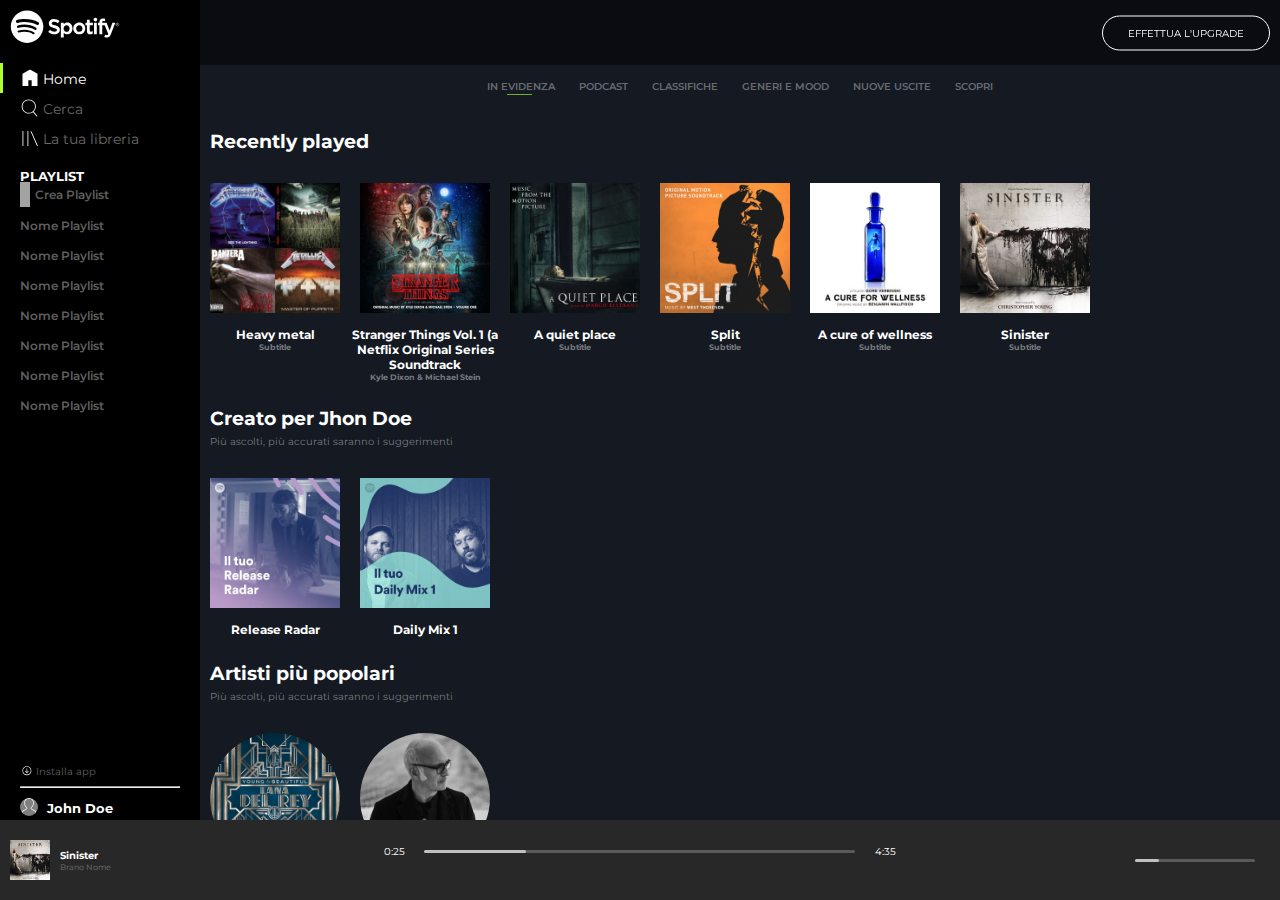
<file: index.html>
<!DOCTYPE html>
<html lang="en">
    <head>
        <meta charset="UTF-8">
        <meta http-equiv="X-UA-Compatible" content="IE=edge">
        <meta name="viewport" content="width=device-width, initial-scale=1.0">
        <link rel="stylesheet" href="https://cdnjs.cloudflare.com/ajax/libs/font-awesome/5.15.3/css/all.min.css" integrity="sha512-iBBXm8fW90+nuLcSKlbmrPcLa0OT92xO1BIsZ+ywDWZCvqsWgccV3gFoRBv0z+8dLJgyAHIhR35VZc2oM/gI1w==" crossorigin="anonymous" />
        <link rel="preconnect" href="https://fonts.gstatic.com">
        <link href="https://fonts.googleapis.com/css2?family=Montserrat:wght@300;400;500;600;700&display=swap" rel="stylesheet"> 
        <link rel="stylesheet" href="css/style.css">
        <title>Document</title>
    </head>
    <body>

        <!-- barra trasparente superiore -->
        <header>

        </header>
        <!-- /barra trasparente superiore -->

        <!-- Contenuto principale -->
        <main>
            <!-- Menu a sinistra -->
            <section id="left_col">
                <img src="img/logo.svg" alt="Logo" class="logo">
                <img src="img/logo-small.svg" alt="Small logo" class="small_logo">
                <div id="vertical_menu">
                    <a href="#">
                        <img src="img/home.svg" alt="House icon">
                        <span>Home</span>
                    </a>
                    <a href="#">
                        <img src="img/search.svg" alt="Serching icon">
                        <span>Cerca</span>
                    </a>     
                    <a href="#">
                        <img src="img/libreria.svg" alt="Libreria icon">
                        <span>La tua libreria</span>
                    </a>
                </div>
                <div id="playlist">
                    <h5>Playlist</h5>
                    <a href="#">
                        <i class="fas fa-plus"></i>
                        <span>Crea Playlist</span>
                    </a>
                    <ul>
                        <li>
                            <a href="#">Nome Playlist</a>
                        </li>
                        <li>
                            <a href="#">Nome Playlist</a>
                        </li>
                        <li>
                            <a href="#">Nome Playlist</a>
                        </li>
                        <li>
                            <a href="#">Nome Playlist</a>
                        </li>
                        <li>
                            <a href="#">Nome Playlist</a>
                        </li>
                        <li>
                            <a href="#">Nome Playlist</a>
                        </li>
                        <li>
                            <a href="#">Nome Playlist</a>
                        </li>
                    </ul>
                </div>
                <div id="account">
                    <a href="#">
                        <img src="img/download.svg" alt="download icon">
                        <span  class="download">Installa app</span>
                    </a>

                    <hr>

                    <div class="account_details">
                        <img src="img/profile.svg" alt="Proflie picture">
                        <h5>John Doe</h5>
                    </div>
                </div>
            </section>
            <!-- /Menu a sinistra -->
            
            <!-- contenuto principale a destra -->
            <section id="right_col">
                <div class="upgrade">
                    <h2 class="btn">Effettua l'upgrade</h2>
                </div>
                <!-- menu inline -->
                <nav class="navigation_menu">
                    <ul class="menu_inline"> 
                        <li>
                            <a href="#">In evidenza
                                <div class="color_green"></div>
                            </a>
                        </li>
                        <li>
                            <a href="#">Podcast</a>
                        </li>
                        <li>
                            <a href="#">Classifiche</a>
                        </li>
                        <li>
                            <a href="#">Generi e Mood</a>
                        </li>
                        <li>
                            <a href="#">Nuove uscite</a>
                        </li>
                        <li>
                            <a href="#">Scopri</a>
                        </li>
                    </ul>
                </nav>
                <!-- /menu inline -->

                <!-- ascoltate di recente -->
                <div class="section_title">
                    <h3>Recently played</h3>
                </div>
                <div id="played">
                    <div class="album">
                        <div class="album_picture">
                            <img src="img/metal_lifting.jpg" alt="Metal lifting">
                            <div class="layover">
                                <i class="far fa-play-circle"></i>
                            </div>
                        </div>
                        <h4>Heavy metal</h4>
                        <h5>Subtitle</h5>
                    </div>
                    <div class="album">
                        <div class="album_picture">
                            <img src="img/stranger.jpeg" alt="Stranger Things">
                            <div class="layover">
                                <i class="far fa-play-circle"></i>
                            </div>
                        </div>
                        <h4>Stranger Things Vol. 1 (a Netflix Original Series Soundtrack</h4>
                        <h5>Kyle Dixon & Michael Stein</h5>
                    </div>
                    <div class="album">
                        <div class="album_picture">
                            <img src="img/aquietplace.jpeg" alt="A quiet place">
                            <div class="layover">
                                <i class="far fa-play-circle"></i>
                            </div>
                        </div>
                        <h4>A quiet place</h4>
                        <h5>Subtitle</h5>
                    </div>
                    <div class="album">
                        <div class="album_picture">
                            <img src="img/split.jpeg" alt="Split">
                            <div class="layover">
                                <i class="far fa-play-circle"></i>
                            </div>
                        </div>
                        <h4>Split</h4>
                        <h5>Subtitle</h5>
                    </div>
                    <div class="album">
                        <div class="album_picture">
                            <img src="img/cure.jpeg" alt="A cure for wellness">
                            <div class="layover">
                                <i class="far fa-play-circle"></i>
                            </div>
                        </div>
                        <h4>A cure of wellness</h4>
                        <h5>Subtitle</h5>
                    </div>
                    <div class="album">
                        <div class="album_picture">
                            <img src="img/sinister.jpeg" alt="SInister">
                            <div class="layover">
                                <i class="far fa-play-circle"></i>
                            </div>
                        </div>
                        <h4>Sinister</h4>
                        <h5>Subtitle</h5>
                    </div>
                </div>
                <!-- /ascoltate di recente -->

                <!-- creato per te -->
                <div class="section_title">
                    <h3>Creato per Jhon Doe</h3>
                    <p class="subtitle">Più ascolti, più accurati saranno i suggerimenti</p>
                </div>
                <div id="for_you">
                    <div class="album">
                        <div class="album_picture">
                            <img src="img/radar.jpeg" alt="Release Radar">
                            <div class="layover">
                                <i class="far fa-play-circle"></i>
                            </div>
                        </div>
                        <h4>Release Radar</h4>
                    </div>
                    <div class="album">
                        <div class="album_picture">
                            <img src="img/mixdaily.jpeg" alt="Daily Mix 1">
                            <div class="layover">
                                <i class="far fa-play-circle"></i>
                            </div>
                        </div>
                        <h4>Daily Mix 1</h4>
                    </div>
                </div>
                <!-- /creato per te -->

                <!-- artisti popolari -->
                <div class="section_title">
                    <h3>Artisti più popolari</h3>
                    <p class="subtitle">Più ascolti, più accurati saranno i suggerimenti</p>
                </div>
                <div id="popular">
                    <div class="album">
                        <div class="album_picture">
                            <img src="img/youg.jpeg" alt="Lana Del Rey">
                            <div class="layover">
                                <i class="far fa-play-circle"></i>
                            </div>
                        </div>
                        <h4>Lana del Rey</h4>
                    </div>
                    <div class="album">
                        <div class="album_picture">
                            <img src="img/einaudi.jpeg" alt="Ludovico Einaudi">
                            <div class="layover">
                                <i class="far fa-play-circle"></i>
                            </div>
                        </div>
                        <h4>Ludovico Einaudi</h4>
                    </div>
                </div>
                <!-- /artisti popolari -->


            </section>
            <!-- /contenuto principale a destra -->

        </main>
        <!-- /Contenuto principale -->

        <footer>
            <div id="footer_left">
                <img src="img/sinister.jpeg" alt="Sinister">
                <div class="title">
                    <h5>Sinister</h5>
                    <span>Brano Nome</span>
                </div>
                <div class="icons">
                    <i class="far fa-heart"></i>
                    <i class="far fa-folder"></i>
                </div>
            </div>
            <div id="footer_center">
                <div class="buttons">
                    <i class="fas fa-random"></i>
                    <i class="fas fa-step-backward"></i>
                    <i class="far fa-play-circle play"></i>
                    <i class="fas fa-step-forward"></i>
                    <i class="fas fa-redo-alt"></i>
                </div>
                
                <div class="timeline">
                    <span>0:25</span>
                    <div id="total_time"></div>
                    <div id="current_time">
                        <div class="circle">
                    </div>
                    </div>
                    <span>4:35</span>
                </div>
            </div>
            <div id="footer_right">
                <i class="fas fa-bars"></i>
                <i class="fas fa-desktop"></i>
                <i class="fas fa-volume-up"></i>
                <div id="sound_bar">
                    <div id="max_sound"></div>
                    <div id="current_sound">
                        <div class="circle"></div>
                    </div>
                </div>
            </div>
        </footer>
        
    </body>
</html>
</file>
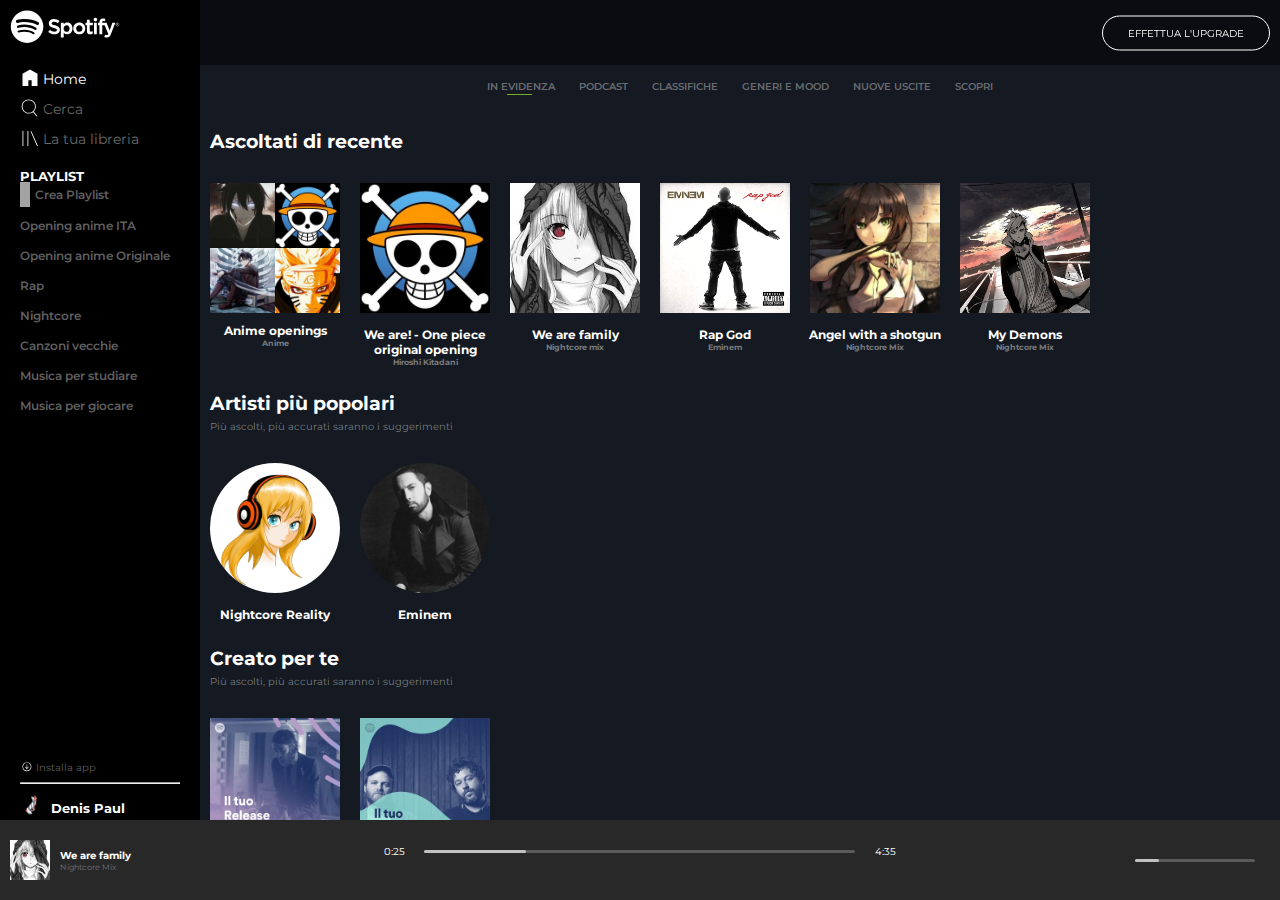
<file: Spotify_personale/index.html>
<!DOCTYPE html>
<html lang="en">
    <head>
        <meta charset="UTF-8">
        <meta http-equiv="X-UA-Compatible" content="IE=edge">
        <meta name="viewport" content="width=device-width, initial-scale=1.0">
        <link rel="stylesheet" href="https://cdnjs.cloudflare.com/ajax/libs/font-awesome/5.15.3/css/all.min.css" integrity="sha512-iBBXm8fW90+nuLcSKlbmrPcLa0OT92xO1BIsZ+ywDWZCvqsWgccV3gFoRBv0z+8dLJgyAHIhR35VZc2oM/gI1w==" crossorigin="anonymous" />
        <link rel="preconnect" href="https://fonts.gstatic.com">
        <link href="https://fonts.googleapis.com/css2?family=Montserrat:wght@300;400;500;600;700&display=swap" rel="stylesheet"> 
        <link rel="stylesheet" href="css/style.css">
        <title>Document</title>
    </head>
    <body>

        <!-- barra trasparente superiore -->
        <header>

        </header>
        <!-- /barra trasparente superiore -->

        <!-- Contenuto principale -->
        <main>
            <!-- Menu a sinistra -->
            <section id="left_col">
                <img src="img/logo.svg" alt="Logo" class="logo">
                <img src="img/logo-small.svg" alt="Small logo" class="small_logo">
                <div id="vertical_menu">
                    <a href="#">
                        <img src="img/home.svg" alt="House icon">
                        <span>Home</span>
                    </a>
                    <a href="#">
                        <img src="img/search.svg" alt="Serching icon">
                        <span>Cerca</span>
                    </a>     
                    <a href="#">
                        <img src="img/libreria.svg" alt="Libreria icon">
                        <span>La tua libreria</span>
                    </a>
                </div>
                <div id="playlist">
                    <h5>Playlist</h5>
                    <a href="#">
                        <i class="fas fa-plus"></i>
                        <span>Crea Playlist</span>
                    </a>
                    <ul>
                        <li>
                            <a href="#">Opening anime ITA</a>
                        </li>
                        <li>
                            <a href="#">Opening anime Originale</a>
                        </li>
                        <li>
                            <a href="#">Rap</a>
                        </li>
                        <li>
                            <a href="#">Nightcore</a>
                        </li>
                        <li>
                            <a href="#">Canzoni vecchie</a>
                        </li>
                        <li>
                            <a href="#">Musica per studiare</a>
                        </li>
                        <li>
                            <a href="#">Musica per giocare</a>
                        </li>
                    </ul>
                </div>
                <div id="account">
                    <a href="#">
                        <img src="img/download.svg" alt="download icon">
                        <span  class="download">Installa app</span>
                    </a>

                    <hr>

                    <div class="account_details">
                        <img src="img/Foto profilo Twitch (2).png" alt="Proflie picture">
                        <h5>Denis Paul</h5>
                    </div>
                </div>
            </section>
            <!-- /Menu a sinistra -->
            
            <!-- contenuto principale a destra -->
            <section id="right_col">
                <div class="upgrade">
                    <h2 class="btn">Effettua l'upgrade</h2>
                </div>
                <!-- menu inline -->
                <nav class="navigation_menu">
                    <ul class="menu_inline"> 
                        <li>
                            <a href="#">In evidenza
                                <div class="color_green"></div>
                            </a>
                        </li>
                        <li>
                            <a href="#">Podcast</a>
                        </li>
                        <li>
                            <a href="#">Classifiche</a>
                        </li>
                        <li>
                            <a href="#">Generi e Mood</a>
                        </li>
                        <li>
                            <a href="#">Nuove uscite</a>
                        </li>
                        <li>
                            <a href="#">Scopri</a>
                        </li>
                    </ul>
                </nav>
                <!-- /menu inline -->

                <!-- ascoltate di recente -->
                <div class="section_title">
                    <h3>Ascoltati di recente</h3>
                </div>
                <div id="played">
                    <div class="album">
                        <div class="album_picture">
                            <div class="collage">
                                <img src="img/noragami.jpg" alt="Yato">
                                <img src="img/one-piece-logo-300x300.jpg" alt="One piece logo">
                                <img src="img/levy_Anime.webp" alt="Levy Ackerman">
                                <img src="img/naruto.jpg" alt="Naruto">
                            </div>
                            <div class="layover">
                                <i class="far fa-play-circle"></i>
                            </div>
                        </div>
                        <h4>Anime openings</h4>
                        <h5>Anime</h5>
                    </div>
                    <div class="album">
                        <div class="album_picture">
                            <img src="img/one-piece-logo-300x300.jpg" alt="One piece">
                            <div class="layover">
                                <i class="far fa-play-circle"></i>
                            </div>
                        </div>
                        <h4>We are! - One piece original opening</h4>
                        <h5>Hiroshi Kitadani</h5>
                    </div>
                    <div class="album">
                        <div class="album_picture">
                            <img src="img/nightcore_picture_1.jpg" alt="Anime girl">
                            <div class="layover">
                                <i class="far fa-play-circle"></i>
                            </div>
                        </div>
                        <h4>We are family</h4>
                        <h5>Nightcore mix</h5>
                    </div>
                    <div class="album">
                        <div class="album_picture">
                            <img src="img/rap_god_eminem.jpg" alt="rap_god_eminem">
                            <div class="layover">
                                <i class="far fa-play-circle"></i>
                            </div>
                        </div>
                        <h4>Rap God</h4>
                        <h5>Eminem</h5>
                    </div>
                    <div class="album">
                        <div class="album_picture">
                            <img src="img/nightcore_picture_2.jpg" alt="Anime Girl ">
                            <div class="layover">
                                <i class="far fa-play-circle"></i>
                            </div>
                        </div>
                        <h4>Angel with a shotgun</h4>
                        <h5>Nightcore Mix</h5>
                    </div>
                    <div class="album">
                        <div class="album_picture">
                            <img src="img/Nightcore_picture_3.jpg" alt="Anime boy">
                            <div class="layover">
                                <i class="far fa-play-circle"></i>
                            </div>
                        </div>
                        <h4>My Demons</h4>
                        <h5>Nightcore Mix</h5>
                    </div>
                </div>
                <!-- /ascoltate di recente -->

                <!-- artisti popolari -->
                <div class="section_title">
                    <h3>Artisti più popolari</h3>
                    <p class="subtitle">Più ascolti, più accurati saranno i suggerimenti</p>
                </div>
                <div id="popular">
                    <div class="album">
                        <div class="album_picture">
                            <img src="img/Nightcore_Reality.jpg" alt="Nightcore Reality">
                            <div class="layover">
                                <i class="far fa-play-circle"></i>
                            </div>
                        </div>
                        <h4>Nightcore Reality</h4>
                    </div>
                    <div class="album">
                        <div class="album_picture">
                            <img src="img/Eminem.jpg" alt="Eminem">
                            <div class="layover">
                                <i class="far fa-play-circle"></i>
                            </div>
                        </div>
                        <h4>Eminem</h4>
                    </div>
                </div>
                <!-- /artisti popolari -->
                
                <!-- creato per te -->
                <div class="section_title">
                    <h3>Creato per te</h3>
                    <p class="subtitle">Più ascolti, più accurati saranno i suggerimenti</p>
                </div>
                <div id="for_you">
                    <div class="album">
                        <div class="album_picture">
                            <img src="img/radar.jpeg" alt="Release Radar">
                            <div class="layover">
                                <i class="far fa-play-circle"></i>
                            </div>
                        </div>
                        <h4>Release Radar</h4>
                    </div>
                    <div class="album">
                        <div class="album_picture">
                            <img src="img/mixdaily.jpeg" alt="Daily Mix 1">
                            <div class="layover">
                                <i class="far fa-play-circle"></i>
                            </div>
                        </div>
                        <h4>Daily Mix 1</h4>
                    </div>
                </div>
                <!-- /creato per te -->



            </section>
            <!-- /contenuto principale a destra -->

        </main>
        <!-- /Contenuto principale -->

        <footer>
            <div id="footer_left">
                <img src="img/nightcore_picture_1.jpg" alt="Anime Girl">
                <div class="title">
                    <h5>We are family</h5>
                    <span>Nightcore Mix</span>
                </div>
                <div class="icons">
                    <i class="far fa-heart"></i>
                    <i class="far fa-folder"></i>
                </div>
            </div>
            <div id="footer_center">
                <div class="buttons">
                    <i class="fas fa-random"></i>
                    <i class="fas fa-step-backward"></i>
                    <i class="far fa-play-circle play"></i>
                    <i class="fas fa-step-forward"></i>
                    <i class="fas fa-redo-alt"></i>
                </div>
                
                <div class="timeline">
                    <span>0:25</span>
                    <div id="total_time"></div>
                    <div id="current_time">
                        <div class="circle">
                    </div>
                    </div>
                    <span>4:35</span>
                </div>
            </div>
            <div id="footer_right">
                <i class="fas fa-bars"></i>
                <i class="fas fa-desktop"></i>
                <i class="fas fa-volume-up"></i>
                <div id="sound_bar">
                    <div id="max_sound"></div>
                    <div id="current_sound">
                        <div class="circle"></div>
                    </div>
                </div>
            </div>
        </footer>
        
    </body>
</html>
</file>
<file: css/style.css>
/* common */
* {
    box-sizing: border-box;
    margin: 0;
    padding: 0;
}

body {
    position: relative;
    font-family: 'Montserrat', sans-serif;
}

.clearfix::after {
    content: "";
    display: table;
    clear: both;
}

.btn {
    position: absolute;
    top: 50%;
    right: 10px;
    transform: translateY(-50%);
    text-transform: uppercase;
    padding: 10px 25px;
    font-size: 10px;
    font-weight: 400;
    border-radius: 20px;
    border: 1px solid white;
    color: white;
}
.btn:hover {
    scale: 1.1;
    cursor: pointer;
}

.color_green {
    height: 1px;
    width: 25px;
    margin-left: 20px;
    background-color: #77ae2a;
}

a {
    text-decoration: none;
}
/* main */
.logo {
    margin-top: 10px;
    margin-left: 10px;
    width: 110px;
}
.small_logo {
    display: none;
}

.upgrade {
    position: fixed;
    top: 0;
    right: 0;
    width: calc(100% - 200px);
    height: 65px;
    background-color: rgba(0, 0, 0, 0.5);
    z-index: 8;
}

.navigation_menu {
    text-align: center;
}

.menu_inline {
    display: inline-block;
    list-style: none;
    margin-bottom: 25px;
}
.menu_inline li {
    display: inline-block;
    margin: 10px 10px;
}
.menu_inline a {
    font-weight: 600;
    text-transform: uppercase;
    font-size: 10px;
    text-decoration: none;
    color: #696c71;
}
.menu_inline a:hover {
    color: white;
}

#left_col {
    position: relative;
    display: flex;
    flex-direction: column;
    float: left;
    width: 200px;
    height: calc(100vh - 80px);
    overflow-y: auto;
    background-color: #000000;
}

#vertical_menu a {
    padding: 5px 5px 5px 20px;
    display: flex;
    color: #696969;
}
#vertical_menu a:hover {
    color: white;
}
#vertical_menu a:first-child {
    margin-top: 20px;
    padding-left: 17px;
    color: white;
    border-left: 3px solid #adff2f;
}

#vertical_menu img {
    height: 20px;
    margin-right: 3px;
}
#vertical_menu span {
    padding-top: 2px;
    font-size: 14px;
}

#playlist {
    overflow: auto;
    margin-top: 15px;
    padding-left: 20px;
}

#playlist h5 {
    text-transform: uppercase;
    color: white;
}
#playlist i {
    margin-top: 10px;
    margin-right: 5px;
    padding: 5px;
    background-color: #a3a3a3;
    color: #000000;
}
 #playlist a {
     color: #5f5f5f;
     font-weight: 600;
     font-size: 12px;
}
#playlist a:hover {
     color: white;
}

#playlist li {
    display: flex;
    flex-direction: column;
    margin: 15px 0;
}

#account {
    width: 100%;
    position: absolute;
    bottom: 0;
    left: 0;
    display: flex;
    flex-direction: column;
    padding: 0 20px;
    color: white;
    background-color: black;
}

.download {
    font-size: 10px;
    color: #616161;
}

#account a:hover span{
    color: white;
}

#account span {
    position: relative;
    top: -2px
}

#account a img {
    width: 12px;
}
hr {
    margin: 5px 0;
    color: #616161;
}

.account_details {
    margin-top: 5px;
}

.account_details img {
    width: 18px;
    height: 18px;
    border-radius: 50%;
    background-color: #808080;
}

.account_details h5 {
    display: inline-block;
    position: relative;
    bottom: 3px;
    padding-left: 5px;
}


#right_col {
    float: left;
    width: calc(100% - 200px);
    height: calc(100vh - 80px);
    padding-top: 65px;
    overflow-y: auto;
    background-color: #141922;
}


#played {
    display: flex;
    flex-wrap: wrap;
    margin-bottom: 25px;
}

.section_title {
    padding-left: 10px;
    padding-bottom: 20px;
    color: white;
}

.album {
    position: relative;
    text-align: center;
}

.album img {
    width: 130px;
    margin: 10px;
    background-color: orange;
}
.album h4 {
    width: 150px;
    font-size: 12px;
    color: white;
}
.album h5 {
    font-size: 8px;
    color: #787b7f;
}

.layover {
    display: none;
    position: absolute;
    top: 10px;
    left: 10px;
    height: 130px;
    width: 130px;
    background-color: rgba(0, 0, 0, 0.5);
}
.layover i {
    font-size: 50px;
    line-height: 130px;
    text-align: center;
    color: white;
}

.album_picture:hover .layover {
    cursor: pointer;
    display: inline-block;
}

#for_you {
    display: flex;
    flex-wrap: wrap;
    margin-bottom: 25px;
}

.subtitle {
    margin-top: 5px;
    font-size: 10px;
    color: #787b7f;
}

#popular {
    display: flex;
    flex-wrap: wrap;
    margin-bottom: 25px;
}

#popular img {
    border-radius: 50%;
}
#popular .layover {
    border-radius: 50%;
}


/* footer */

footer {
    display: flex;
    justify-content: space-between;
    position: fixed;
    height: 80px;
    width: 100%;
    bottom: 0;
    left: 0;
    background-color: #282828;
    color: white;
}
[id *= "footer_"] {
    height: 100%;
}

#footer_left,
#footer_right {
    display: flex;
    align-items: center;
    width: 200px;
}

#footer_left img {
    width: 40px;
    margin: 0 10px;
}
.title {
    display: flex;
    flex-direction: column;
    margin-right: 15%;
}
.title h5 {
    font-size: 10px;
    color: white;
}
.title span {
    font-size: 8px;
    color: #727272;
}

.icons {
    color: #737373;
}

.icons i:hover {
    color: white;
    cursor: pointer;
}

#footer_center {
    width: 40%;
    padding-top: 10px;
}

.buttons {
    display: flex;
    align-items: flex-start;
    justify-content: center;
    align-items: center;
}

#footer_center i:not([class *= "play"]) {
    margin: 0 5px;
    font-size: 12px;
}
.play {
    margin: 0 15px;
    font-size: 20px;
}
#footer_center i:hover,
#footer_right i:hover {
    cursor: pointer;
    scale: 1.2;
}

.timeline {
    display: flex;
    justify-content: space-between;
    margin-top: 15px;
    position: relative;
}

.timeline span {
    font-size: 10px;
}

#total_time {
    width: 100%;
    margin: 5px 20px;
    height: 3px;
    border-radius: 5px;
    background-color: #5a5a5a;
}
#current_time {
    position: absolute;
    top: 5px;
    left: 20px;
    width: 20%;
    margin-left: 20px;
    height: 3px;
    border-radius: 5px;
    background-color: #c1c1c1;
}

#footer_right {
    display: flex;
}
#footer_right i {
    margin: 0 5px;
    font-size: 10px;
}

#sound_bar {
    position: relative;
    width: 60%;
    margin: 0 auto ;

}

#max_sound {
    width: 100%;
    height: 3px;
    border-radius: 5px;
    background-color: #5a5a5a;
}
#current_sound {
    position: absolute;
    top: 0;
    left: 0;
    width: 20%;
    height: 3px;
    border-radius: 5px;
    background-color: #c1c1c1;
}

#max_sound:hover,
#total_time:hover {
    cursor: pointer;
}
#max_sound:hover + #current_sound,
#total_time:hover + #current_time {
    cursor: pointer;
    background-color: #adff2f;
}
#current_sound:hover,
#current_time:hover {
    cursor: pointer;
    background-color: #adff2f;
}
.circle {
    display: none;
    position: absolute;
    top: -3px;
    left: 100%;
    transform: translateX(-50%);
    width: 10px;
    height: 10px;
    border-radius: 50%;
    background-color: whitesmoke;
}

#max_sound:hover + #current_sound .circle,
#total_time:hover + #current_time .circle {
    display: inline-block;
}
#current_sound:hover .circle,
#current_time:hover .circle{
    display: inline-block;
}
/* media query */

/* XS */
@media screen and (max-width: 487px) {

    .small_logo {
        height: 20px;
        margin-top: 5px;
        display: inline-block;
    }
    .logo {
        display: none;
    }

    #left_col {
        width: 40px;
    }

    #right_col {
        width: calc(100% - 40px);
    }

    .upgrade {
        width: calc(100% - 40px);
    }
    #vertical_menu a {
        padding-left: 10px;
    }
    #vertical_menu a:first-child {
        border: none;
        padding-left: 10px;
        margin-top: 5px;
    }
    #vertical_menu span {
        display: none;
    }

    #playlist {
        display: none;
    }

    #account {
        padding-left: 10px;
    }

    .account_details h5 {
        display: none;
    }
    hr {
        display: none;
    }
    .download {
        display: none;
    }

    #footer_left img {
        width: 20px;
        margin: 0 5px;
    }
    .title {
        margin-right: 2px;
    }
}

/* MD */
@media screen and (max-width: 1023px) {
    .album img {
        width: 110px;
    }
    .album h4 {
        width: 130px;
    }
    .layover {
        width: 110px;
        height: 110px;
    }

    .layover i {
        line-height: 110px;
    }
}

@media screen and (max-height: 320px) {

    #account {
        display: none;
    }
    
}
</file>
<file: Spotify_personale/css/style.css>
/* common */
* {
    box-sizing: border-box;
    margin: 0;
    padding: 0;
}

body {
    position: relative;
    font-family: 'Montserrat', sans-serif;
}

.clearfix::after {
    content: "";
    display: table;
    clear: both;
}

.btn {
    position: absolute;
    top: 50%;
    right: 10px;
    transform: translateY(-50%);
    text-transform: uppercase;
    padding: 10px 25px;
    font-size: 10px;
    font-weight: 400;
    border-radius: 20px;
    border: 1px solid white;
    color: white;
}
.btn:hover {
    scale: 1.1;
    cursor: pointer;
}

.color_green {
    height: 1px;
    width: 25px;
    margin-left: 20px;
    background-color: #77ae2a;
}

a {
    text-decoration: none;
}
/* main */
.logo {
    margin-top: 10px;
    margin-left: 10px;
    width: 110px;
}
.small_logo {
    display: none;
}

.upgrade {
    position: fixed;
    top: 0;
    right: 0;
    width: calc(100% - 200px);
    height: 65px;
    background-color: rgba(0, 0, 0, 0.5);
    z-index: 8;
}

.navigation_menu {
    text-align: center;
}

.menu_inline {
    display: inline-block;
    list-style: none;
    margin-bottom: 25px;
}
.menu_inline li {
    display: inline-block;
    margin: 10px 10px;
}
.menu_inline a {
    font-weight: 600;
    text-transform: uppercase;
    font-size: 10px;
    text-decoration: none;
    color: #696c71;
}
.menu_inline a:hover {
    color: white;
}

#left_col {
    position: relative;
    display: flex;
    flex-direction: column;
    float: left;
    width: 200px;
    height: calc(100vh - 80px);
    overflow-y: auto;
    background-color: #000000;
}

#vertical_menu a {
    padding: 5px 5px 5px 20px;
    display: flex;
    color: #696969;
}
#vertical_menu a:hover {
    padding-left: 22px;
    color: white;
    border-left: 3px solid #adff2f;

}
#vertical_menu a:first-child {
    margin-top: 20px;
    color: white;
}

#vertical_menu img {
    height: 20px;
    margin-right: 3px;
}
#vertical_menu span {
    padding-top: 2px;
    font-size: 14px;
}

#playlist {
    overflow: auto;
    margin-top: 15px;
    padding-left: 20px;
}

#playlist h5 {
    text-transform: uppercase;
    color: white;
}
#playlist i {
    margin-top: 10px;
    margin-right: 5px;
    padding: 5px;
    background-color: #a3a3a3;
    color: #000000;
}
 #playlist a {
     color: #5f5f5f;
     font-weight: 600;
     font-size: 12px;
}
#playlist a:hover {
     color: white;
}

#playlist li {
    display: flex;
    flex-direction: column;
    margin: 15px 0;
}

#account {
    width: 100%;
    position: absolute;
    bottom: 0;
    left: 0;
    display: flex;
    flex-direction: column;
    padding: 0 20px;
    color: white;
    background-color: black;
}

.download {
    font-size: 10px;
    color: #616161;
}

#account a:hover span{
    color: white;
}

#account span {
    position: relative;
    top: -2px
}

#account a img {
    width: 12px;
}
hr {
    margin: 5px 0;
    color: #616161;
}

.account_details {
    margin-top: 5px;
}

.account_details img {
    width: 22px;
    height: 22px;
    border-radius: 50%;
}

.account_details h5 {
    display: inline-block;
    position: relative;
    bottom: 3px;
    padding-left: 5px;
}


#right_col {
    float: left;
    width: calc(100% - 200px);
    height: calc(100vh - 80px);
    padding-top: 65px;
    overflow-y: auto;
    background-color: #141922;
}


#played {
    display: flex;
    flex-wrap: wrap;
    margin-bottom: 25px;
}

.section_title {
    padding-left: 10px;
    padding-bottom: 20px;
    color: white;
}

.collage {
    display: flex;
    flex-wrap: wrap;
    width: 130px;
    height: 130px;
    margin: 10px;
}

.album {
    position: relative;
    text-align: center;
}

.album img {
    width: 130px;
    margin: 10px;
}
.album h4 {
    width: 150px;
    font-size: 12px;
    color: white;
}
.album h5 {
    font-size: 8px;
    color: #787b7f;
}
.collage img {
    width: 50%;
    padding: 0;
    margin: 0;
}

.layover {
    display: none;
    position: absolute;
    top: 10px;
    left: 10px;
    height: 130px;
    width: 130px;
    background-color: rgba(0, 0, 0, 0.5);
}
.layover i {
    font-size: 50px;
    line-height: 130px;
    text-align: center;
    color: white;
}

.album_picture:hover .layover {
    cursor: pointer;
    display: inline-block;
}

#for_you {
    display: flex;
    flex-wrap: wrap;
    margin-bottom: 25px;
}

.subtitle {
    margin-top: 5px;
    font-size: 10px;
    color: #787b7f;
}

#popular {
    display: flex;
    flex-wrap: wrap;
    margin-bottom: 25px;
}

#popular img {
    border-radius: 50%;
}
#popular .layover {
    border-radius: 50%;
}


/* footer */

footer {
    display: flex;
    justify-content: space-between;
    position: fixed;
    height: 80px;
    width: 100%;
    bottom: 0;
    left: 0;
    background-color: #282828;
    color: white;
}
[id *= "footer_"] {
    height: 100%;
}

#footer_left,
#footer_right {
    display: flex;
    align-items: center;
    width: 200px;
}

#footer_left img {
    width: 40px;
    margin: 0 10px;
}
.title {
    display: flex;
    flex-direction: column;
    margin-right: 15%;
}
.title h5 {
    font-size: 10px;
    color: white;
}
.title span {
    font-size: 8px;
    color: #727272;
}

.icons {
    color: #737373;
}

.icons i:hover {
    color: white;
    cursor: pointer;
}

#footer_center {
    width: 40%;
    padding-top: 10px;
}

.buttons {
    display: flex;
    align-items: flex-start;
    justify-content: center;
    align-items: center;
}

#footer_center i:not([class *= "play"]) {
    margin: 0 5px;
    font-size: 12px;
}
.play {
    margin: 0 15px;
    font-size: 20px;
}
#footer_center i:hover,
#footer_right i:hover {
    cursor: pointer;
    scale: 1.2;
}

.timeline {
    display: flex;
    justify-content: space-between;
    margin-top: 15px;
    position: relative;
}

.timeline span {
    font-size: 10px;
}

#total_time {
    width: 100%;
    margin: 5px 20px;
    height: 3px;
    border-radius: 5px;
    background-color: #5a5a5a;
}
#current_time {
    position: absolute;
    top: 5px;
    left: 20px;
    width: 20%;
    margin-left: 20px;
    height: 3px;
    border-radius: 5px;
    background-color: #c1c1c1;
}

#footer_right {
    display: flex;
}
#footer_right i {
    margin: 0 5px;
    font-size: 10px;
}

#sound_bar {
    position: relative;
    width: 60%;
    margin: 0 auto ;

}

#max_sound {
    width: 100%;
    height: 3px;
    border-radius: 5px;
    background-color: #5a5a5a;
}
#current_sound {
    position: absolute;
    top: 0;
    left: 0;
    width: 20%;
    height: 3px;
    border-radius: 5px;
    background-color: #c1c1c1;
}

#max_sound:hover,
#total_time:hover {
    cursor: pointer;
}
#max_sound:hover + #current_sound,
#total_time:hover + #current_time {
    cursor: pointer;
    background-color: #adff2f;
}
#current_sound:hover,
#current_time:hover {
    cursor: pointer;
    background-color: #adff2f;
}
.circle {
    display: none;
    position: absolute;
    top: -3px;
    left: 100%;
    transform: translateX(-50%);
    width: 10px;
    height: 10px;
    border-radius: 50%;
    background-color: whitesmoke;
}

#max_sound:hover + #current_sound .circle,
#total_time:hover + #current_time .circle {
    display: inline-block;
}
#current_sound:hover .circle,
#current_time:hover .circle{
    display: inline-block;
}
/* media query */

/* XS */
@media screen and (max-width: 487px) {

    .small_logo {
        height: 20px;
        margin-top: 5px;
        display: inline-block;
    }
    .logo {
        display: none;
    }

    #left_col {
        width: 40px;
    }

    #right_col {
        width: calc(100% - 40px);
    }

    .upgrade {
        width: calc(100% - 40px);
    }
    #vertical_menu a {
        padding-left: 10px;
    }
    #vertical_menu a:first-child {
        border: none;
        padding-left: 10px;
        margin-top: 5px;
    }
    #vertical_menu span {
        display: none;
    }

    #playlist {
        display: none;
    }

    #account {
        padding-left: 10px;
    }

    .account_details h5 {
        display: none;
    }
    hr {
        display: none;
    }
    .download {
        display: none;
    }

    #footer_left img {
        width: 20px;
        margin: 0 5px;
    }
    .title {
        margin-right: 2px;
    }
}

/* MD */
@media screen and (max-width: 1023px) {
    .album img {
        width: 110px;
    }
    .album h4 {
        width: 130px;
    }
    .layover {
        width: 110px;
        height: 110px;
    }

    .layover i {
        line-height: 110px;
    }
}

@media screen and (max-height: 320px) {

    #account {
        display: none;
    }
    
}
</file>
